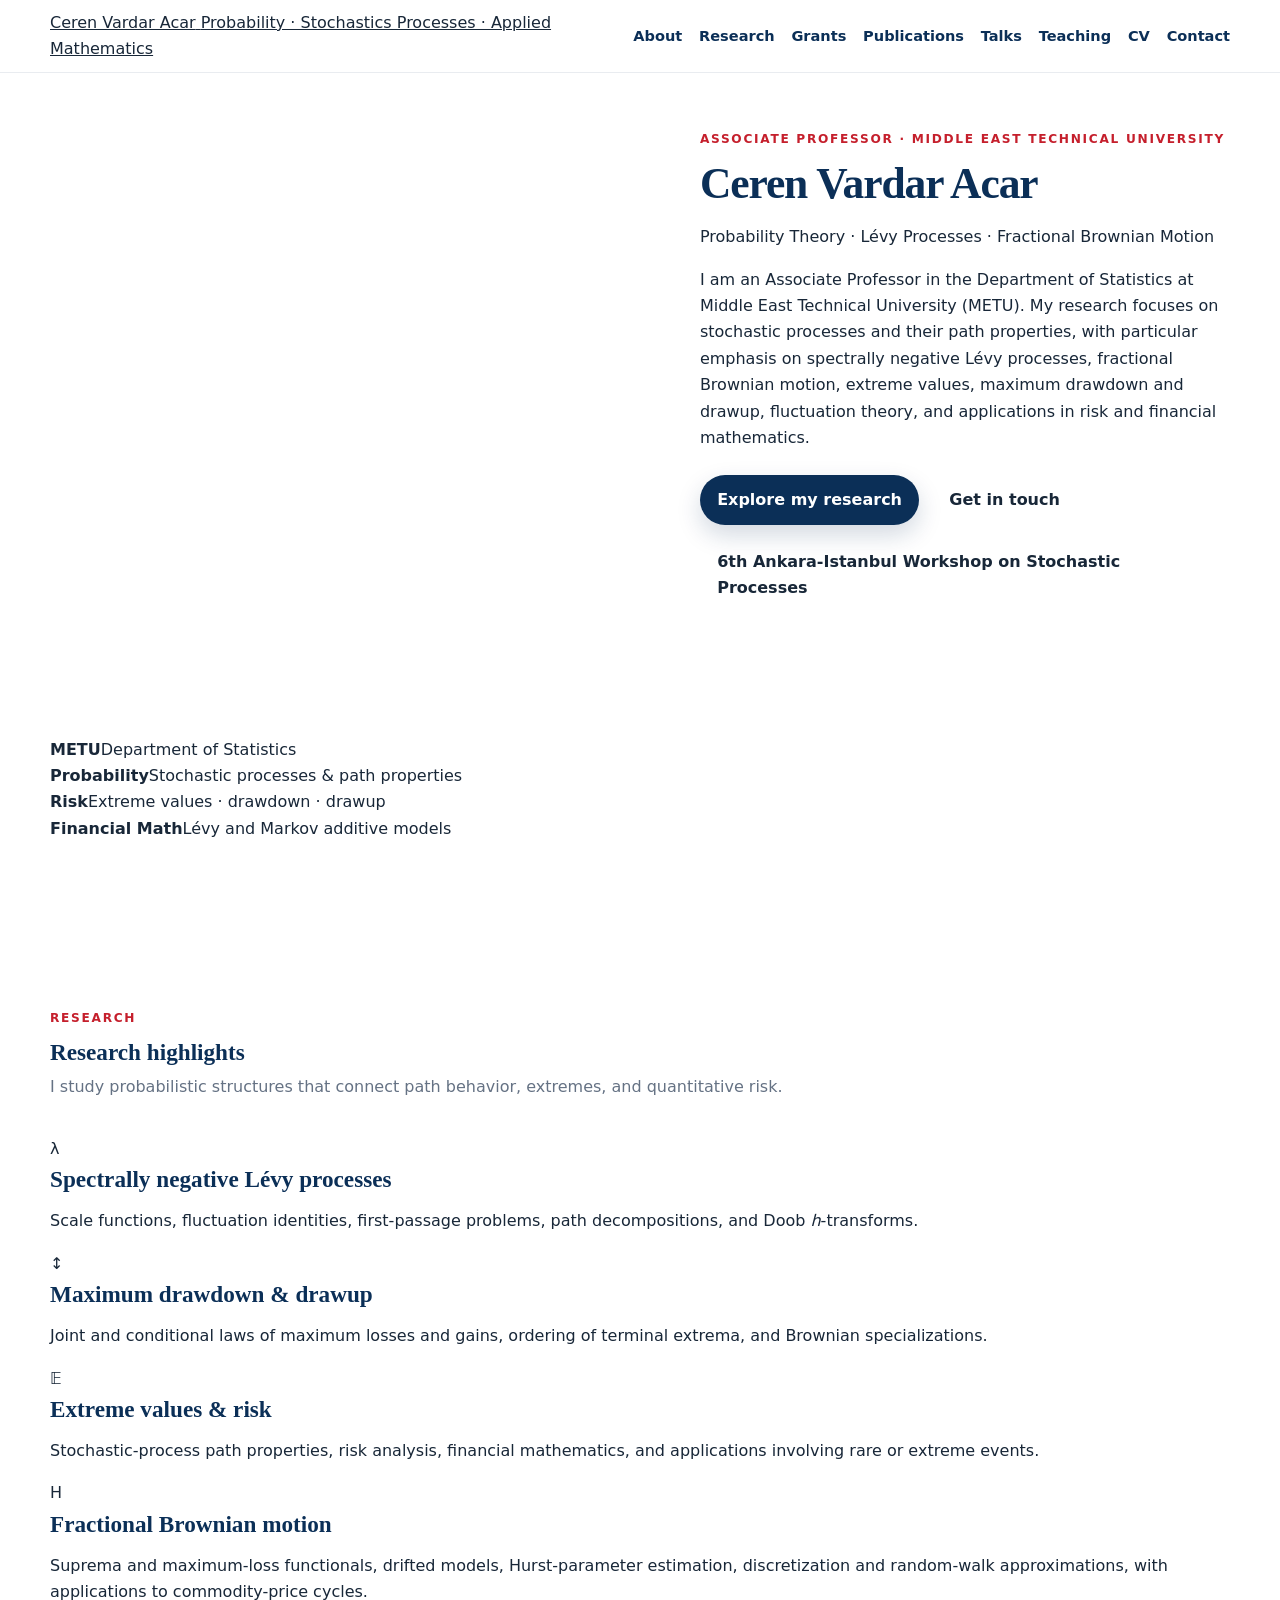
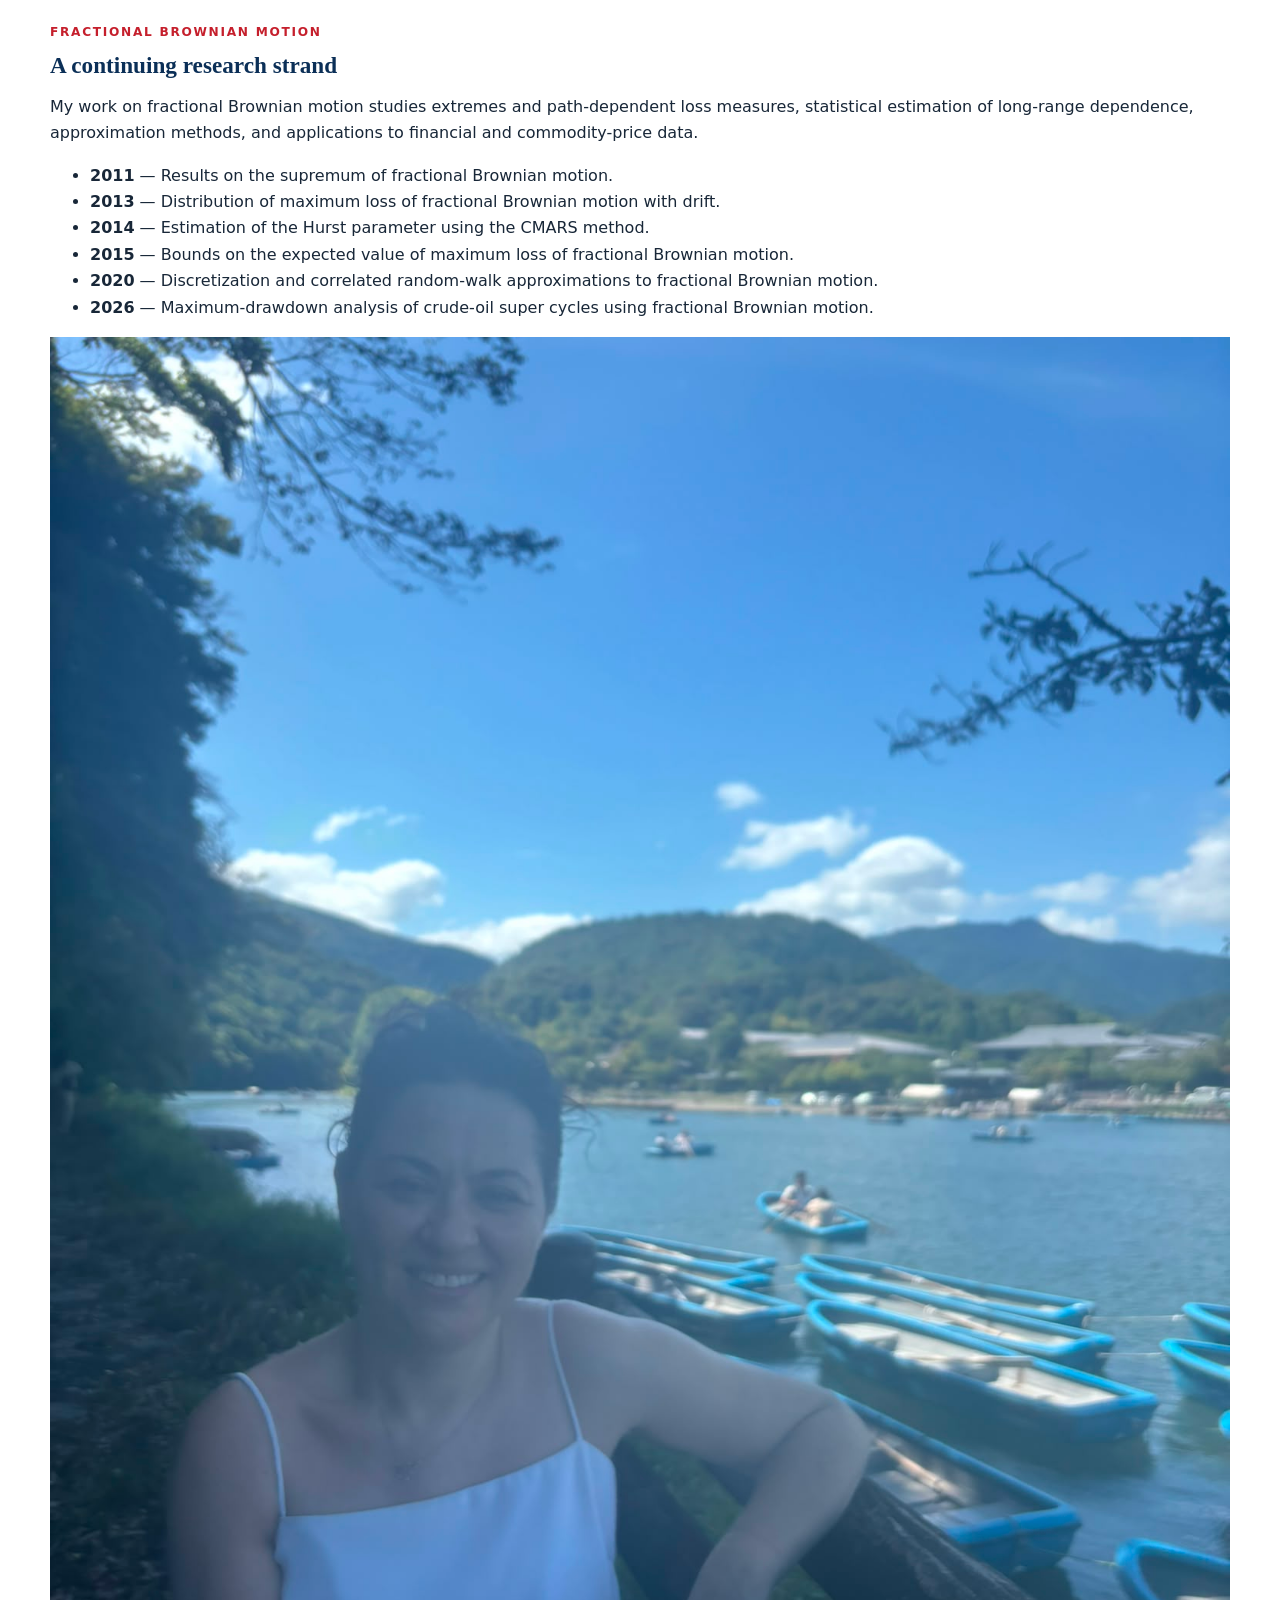
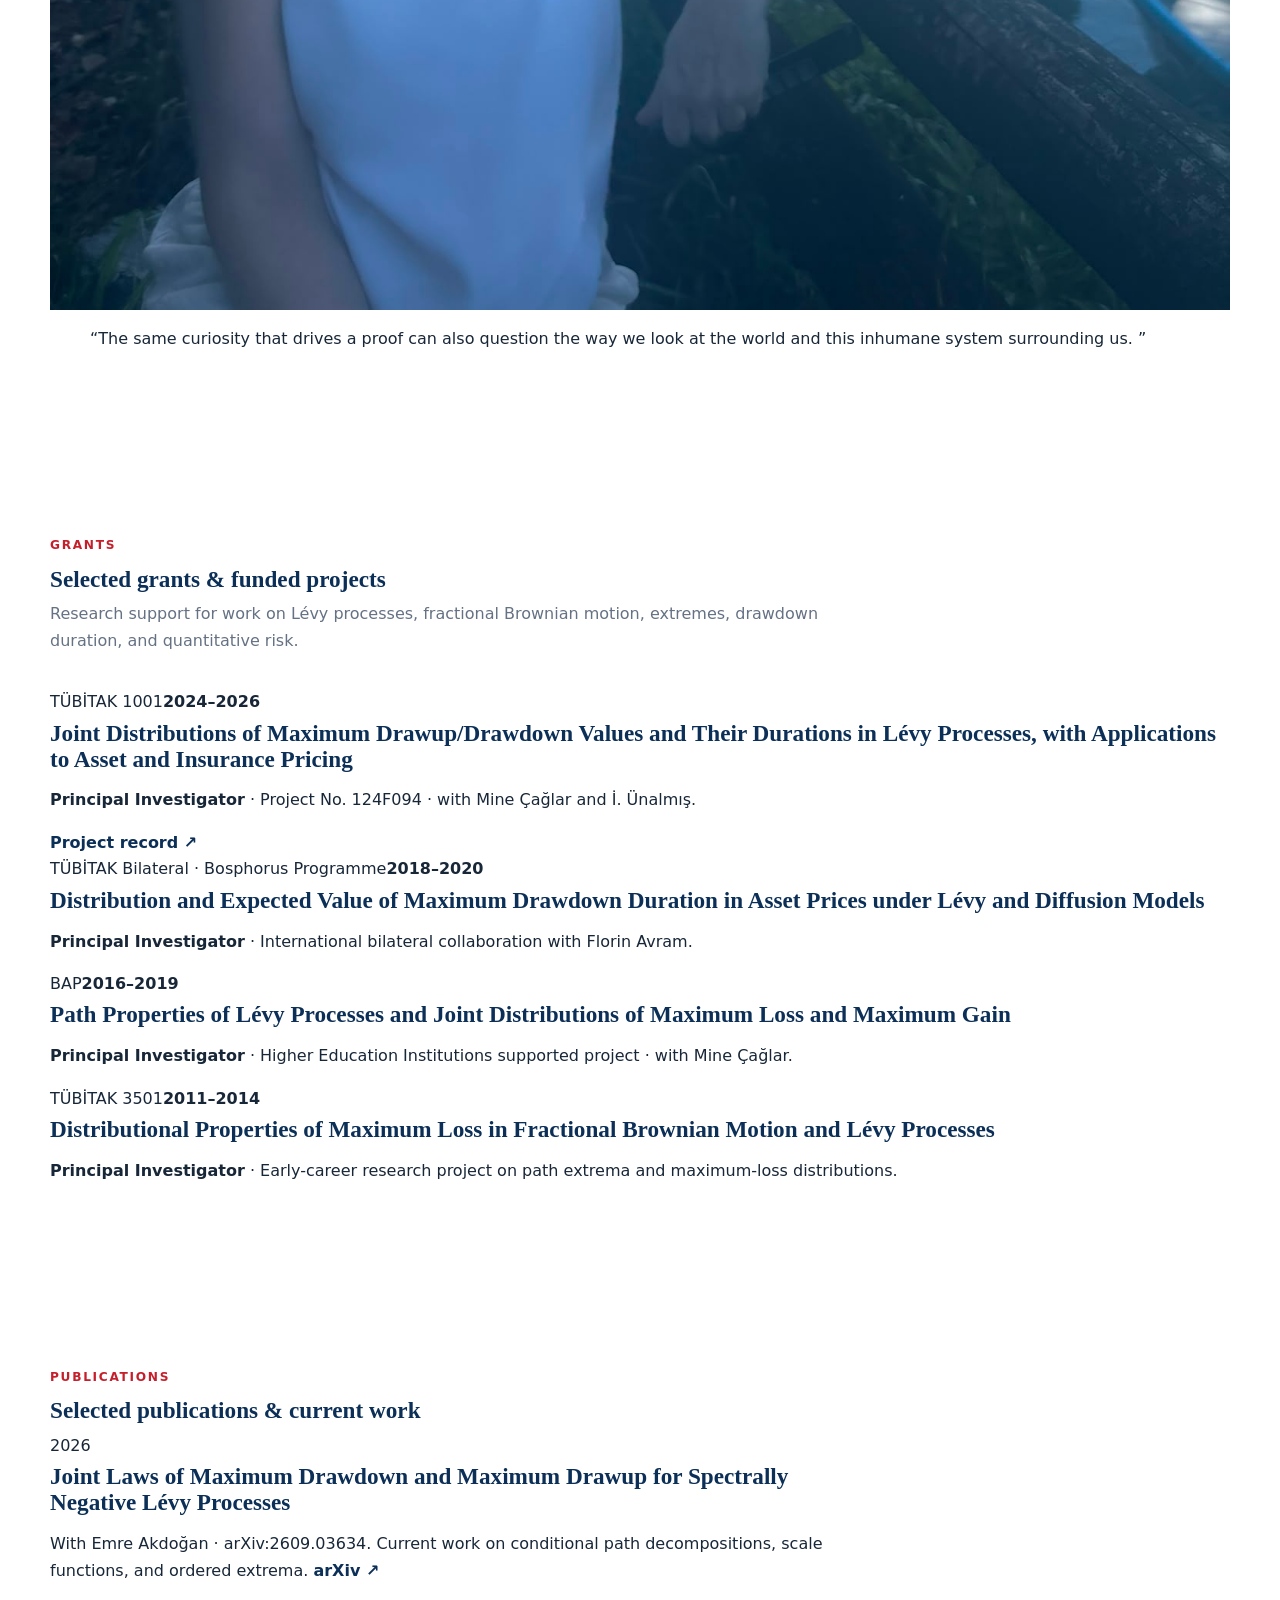
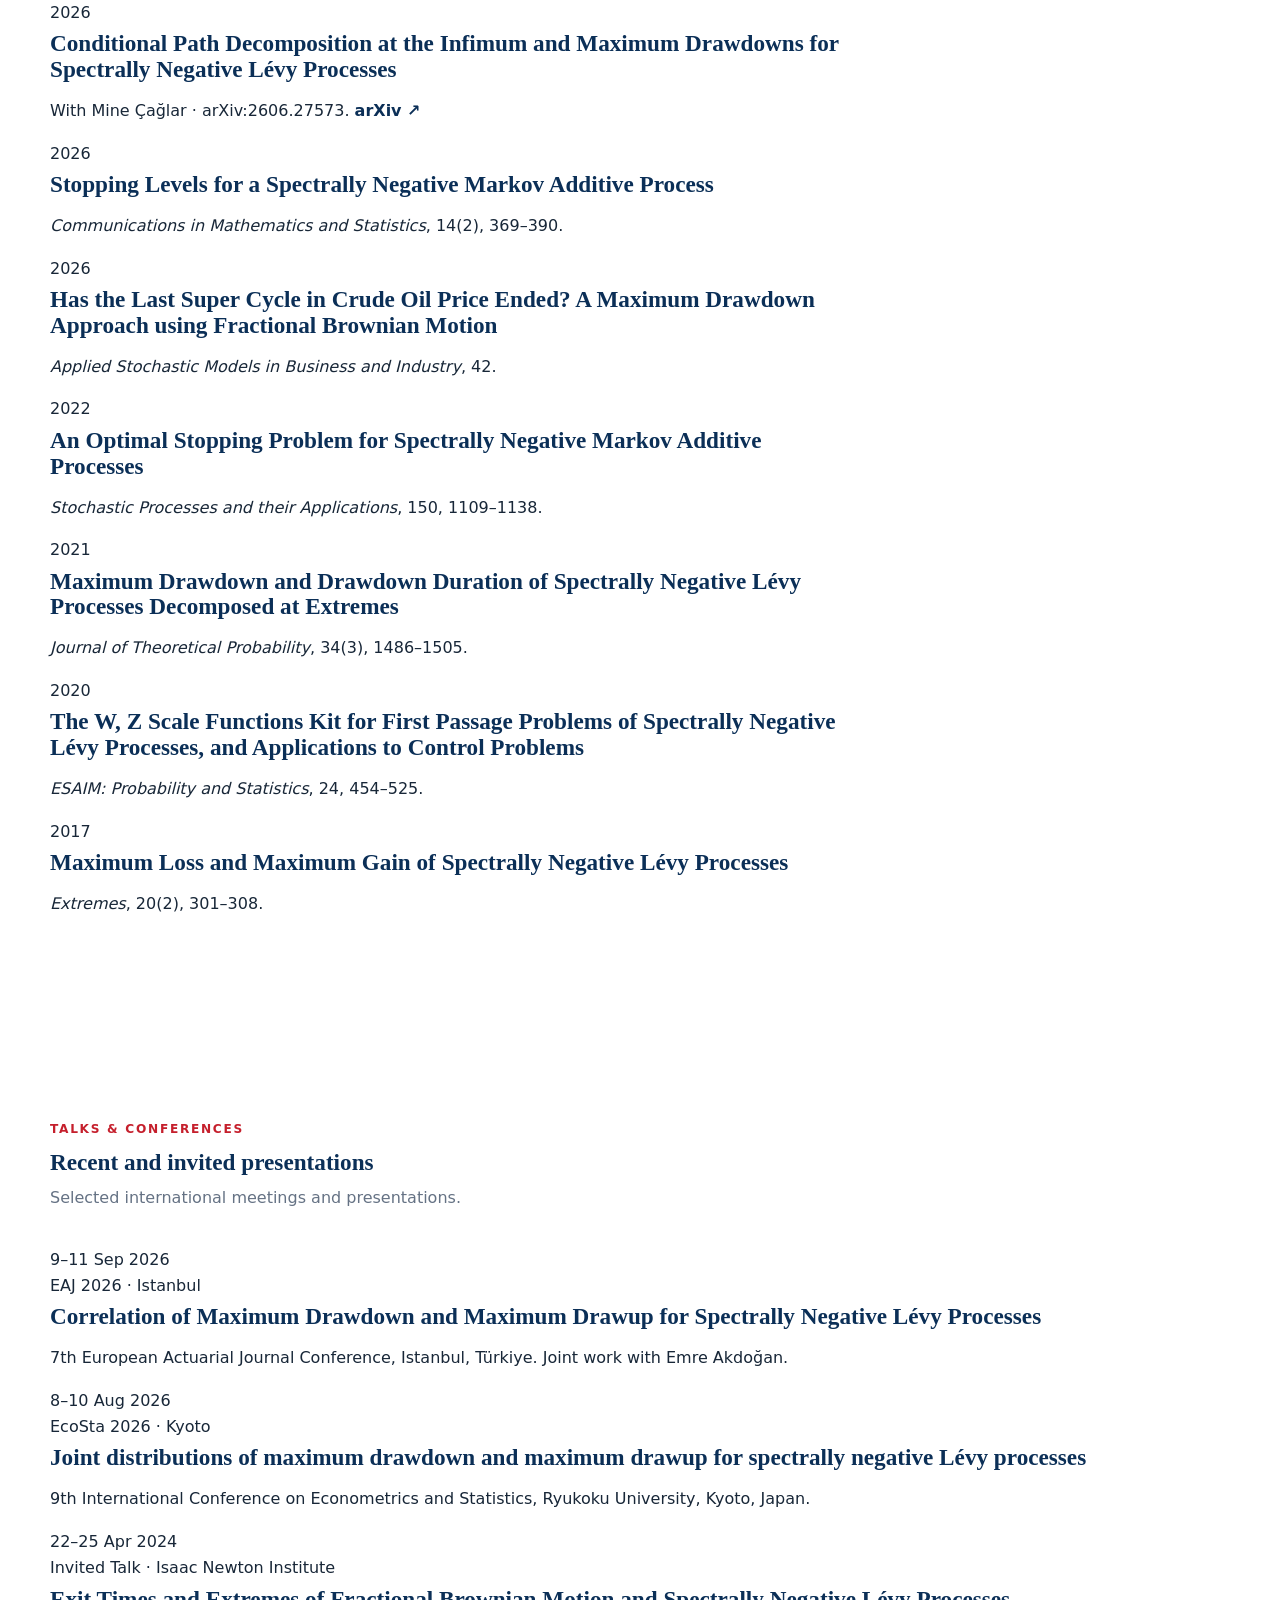
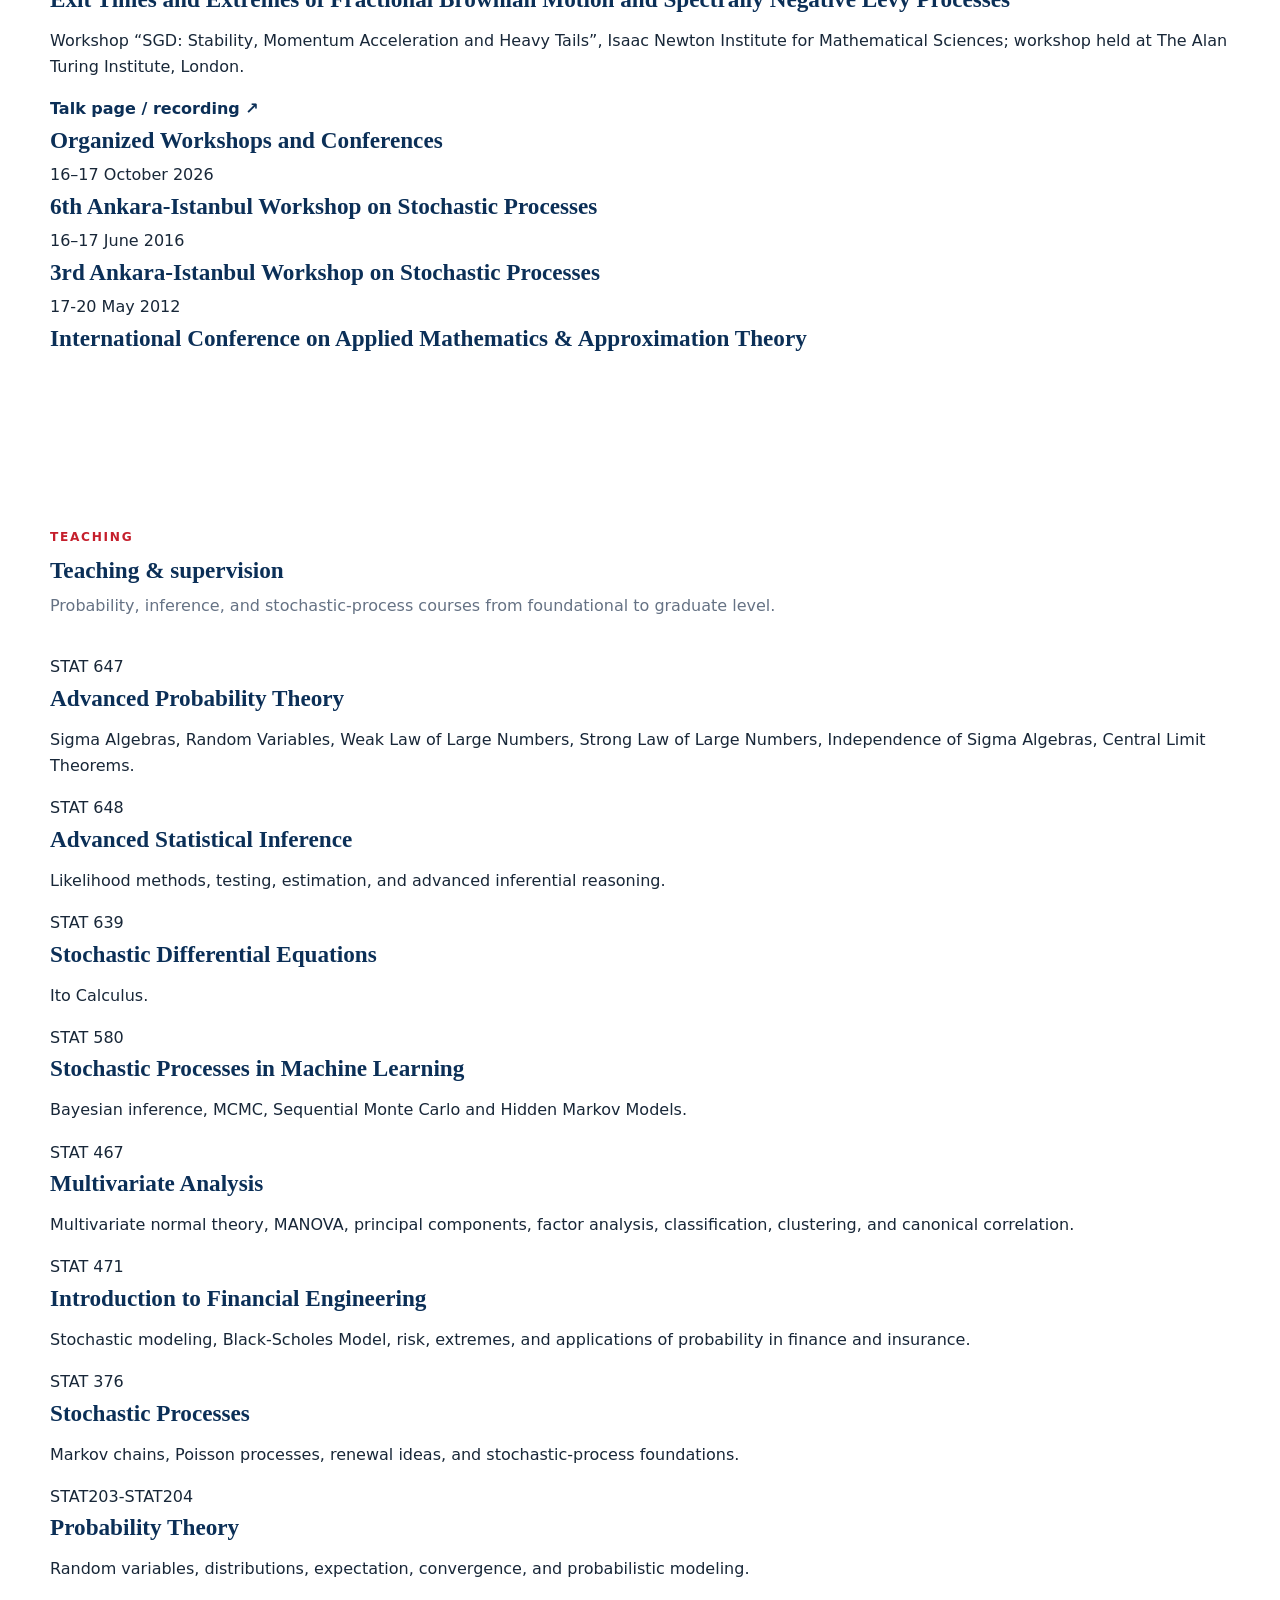
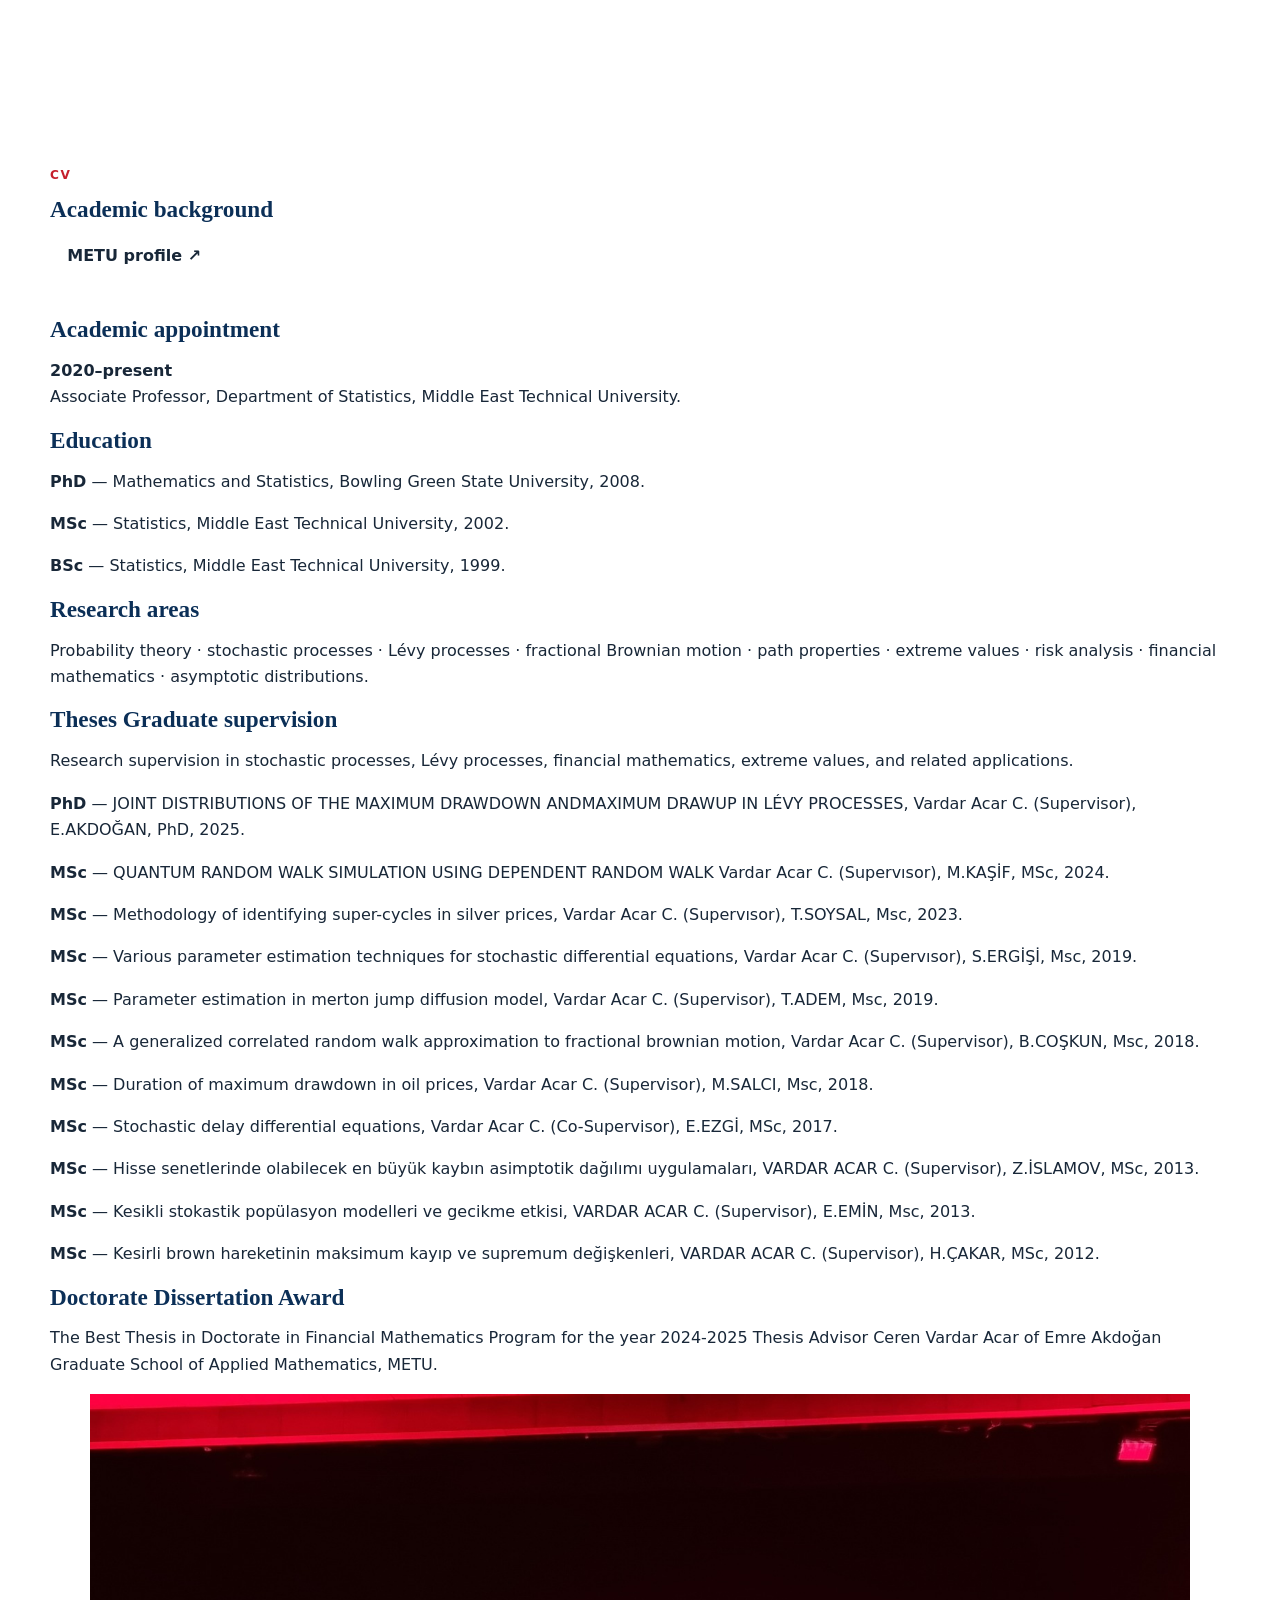
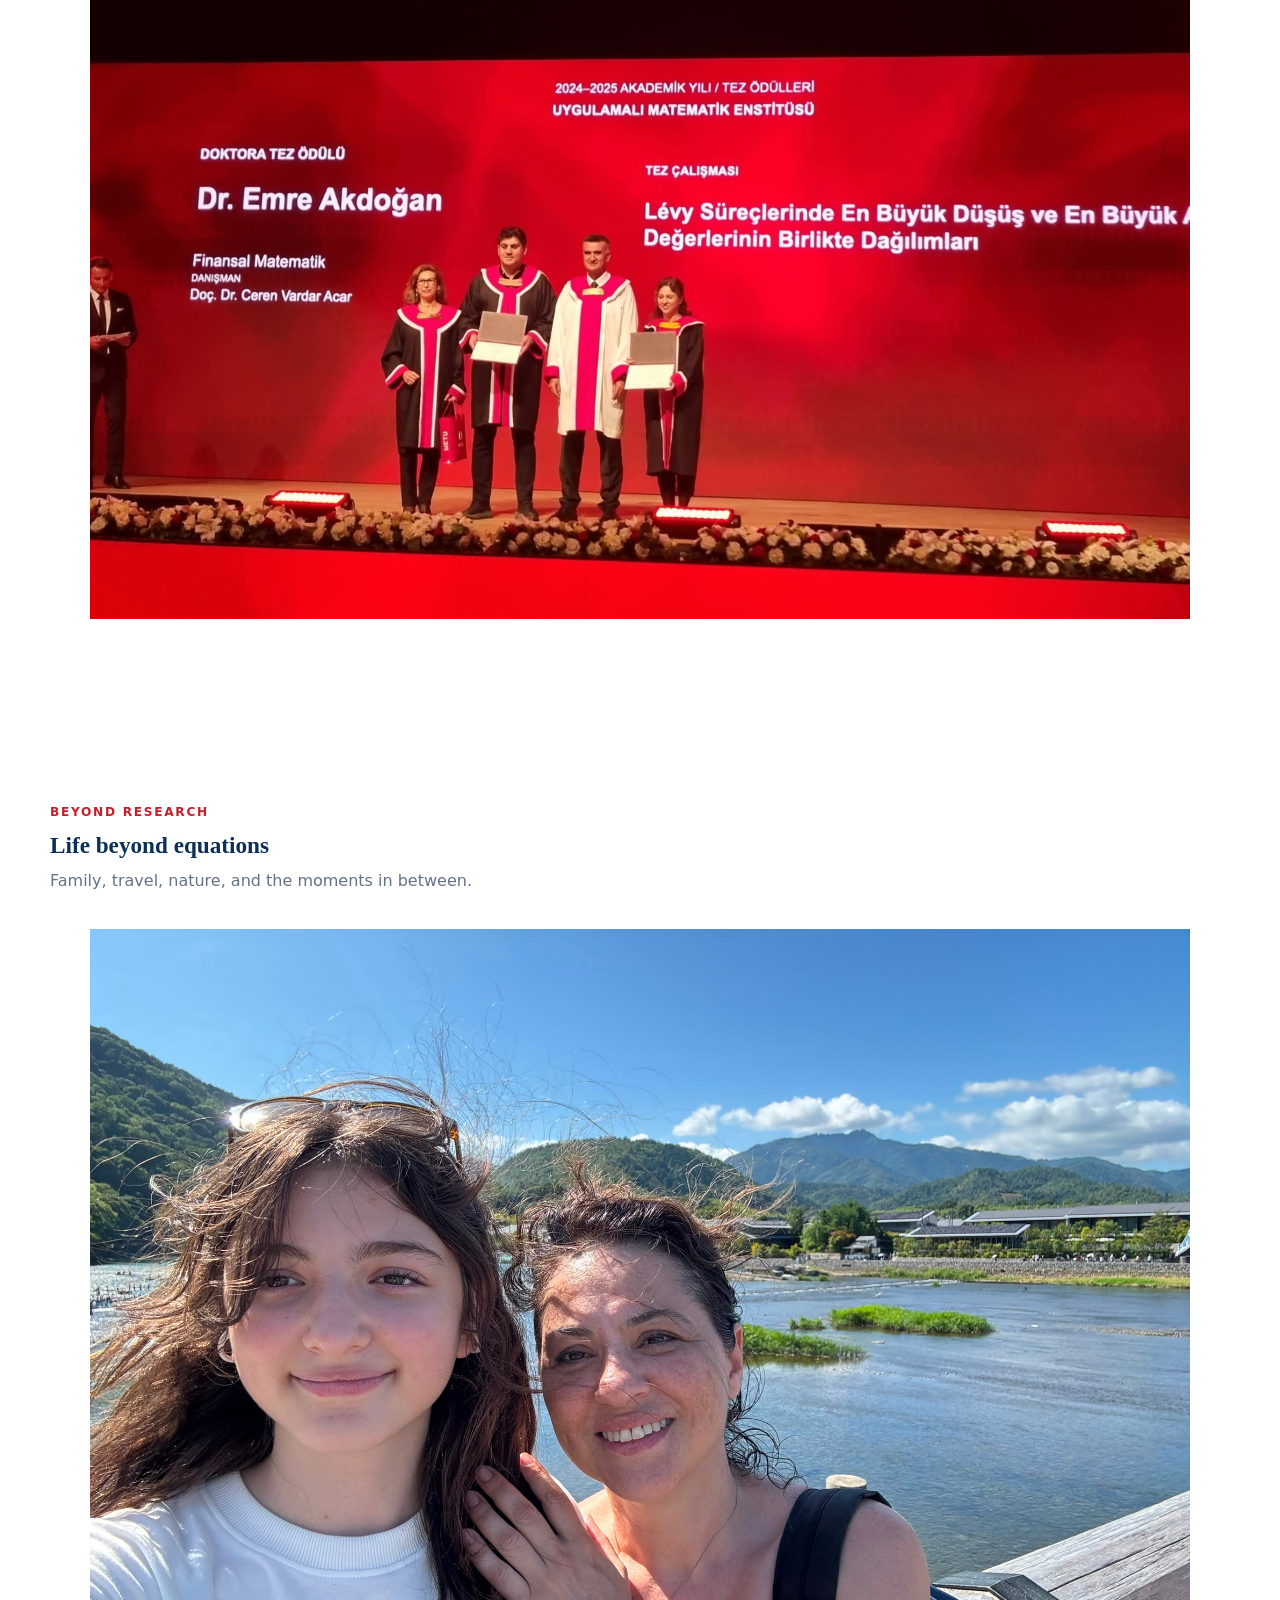
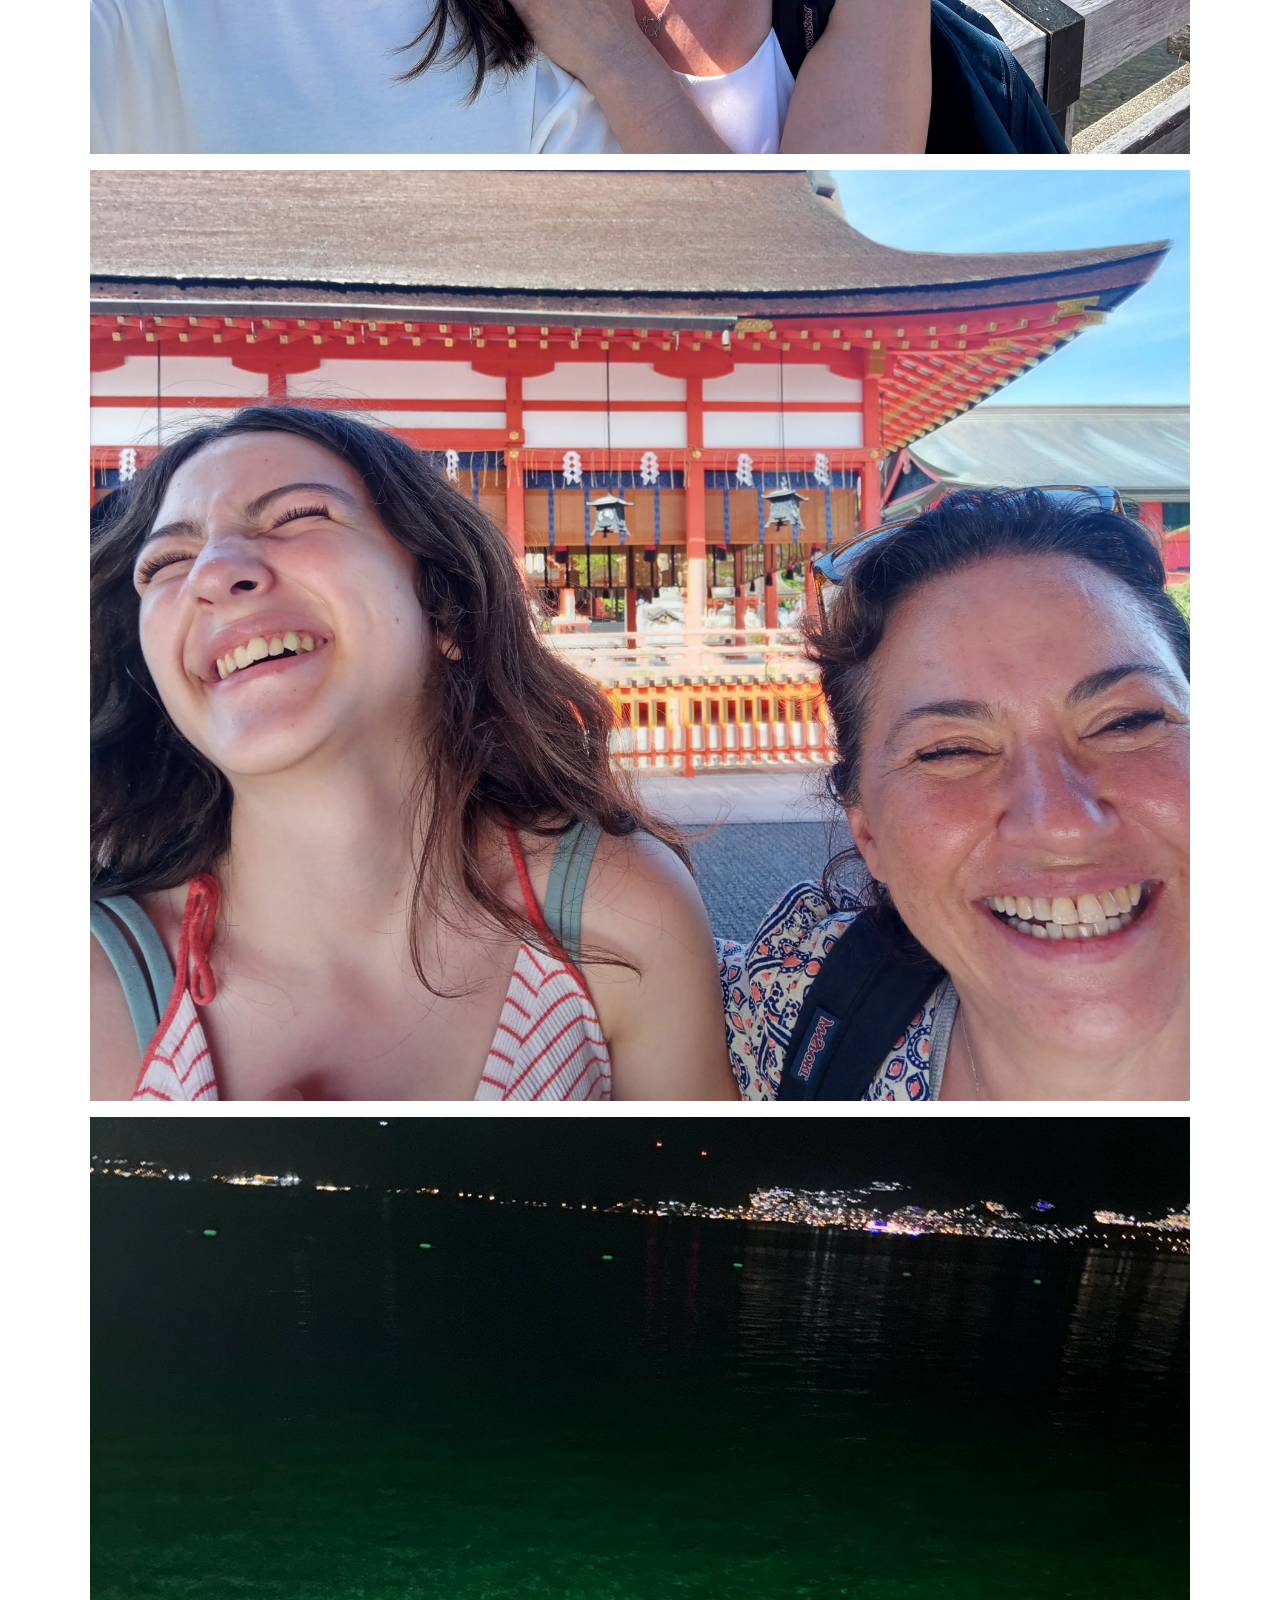
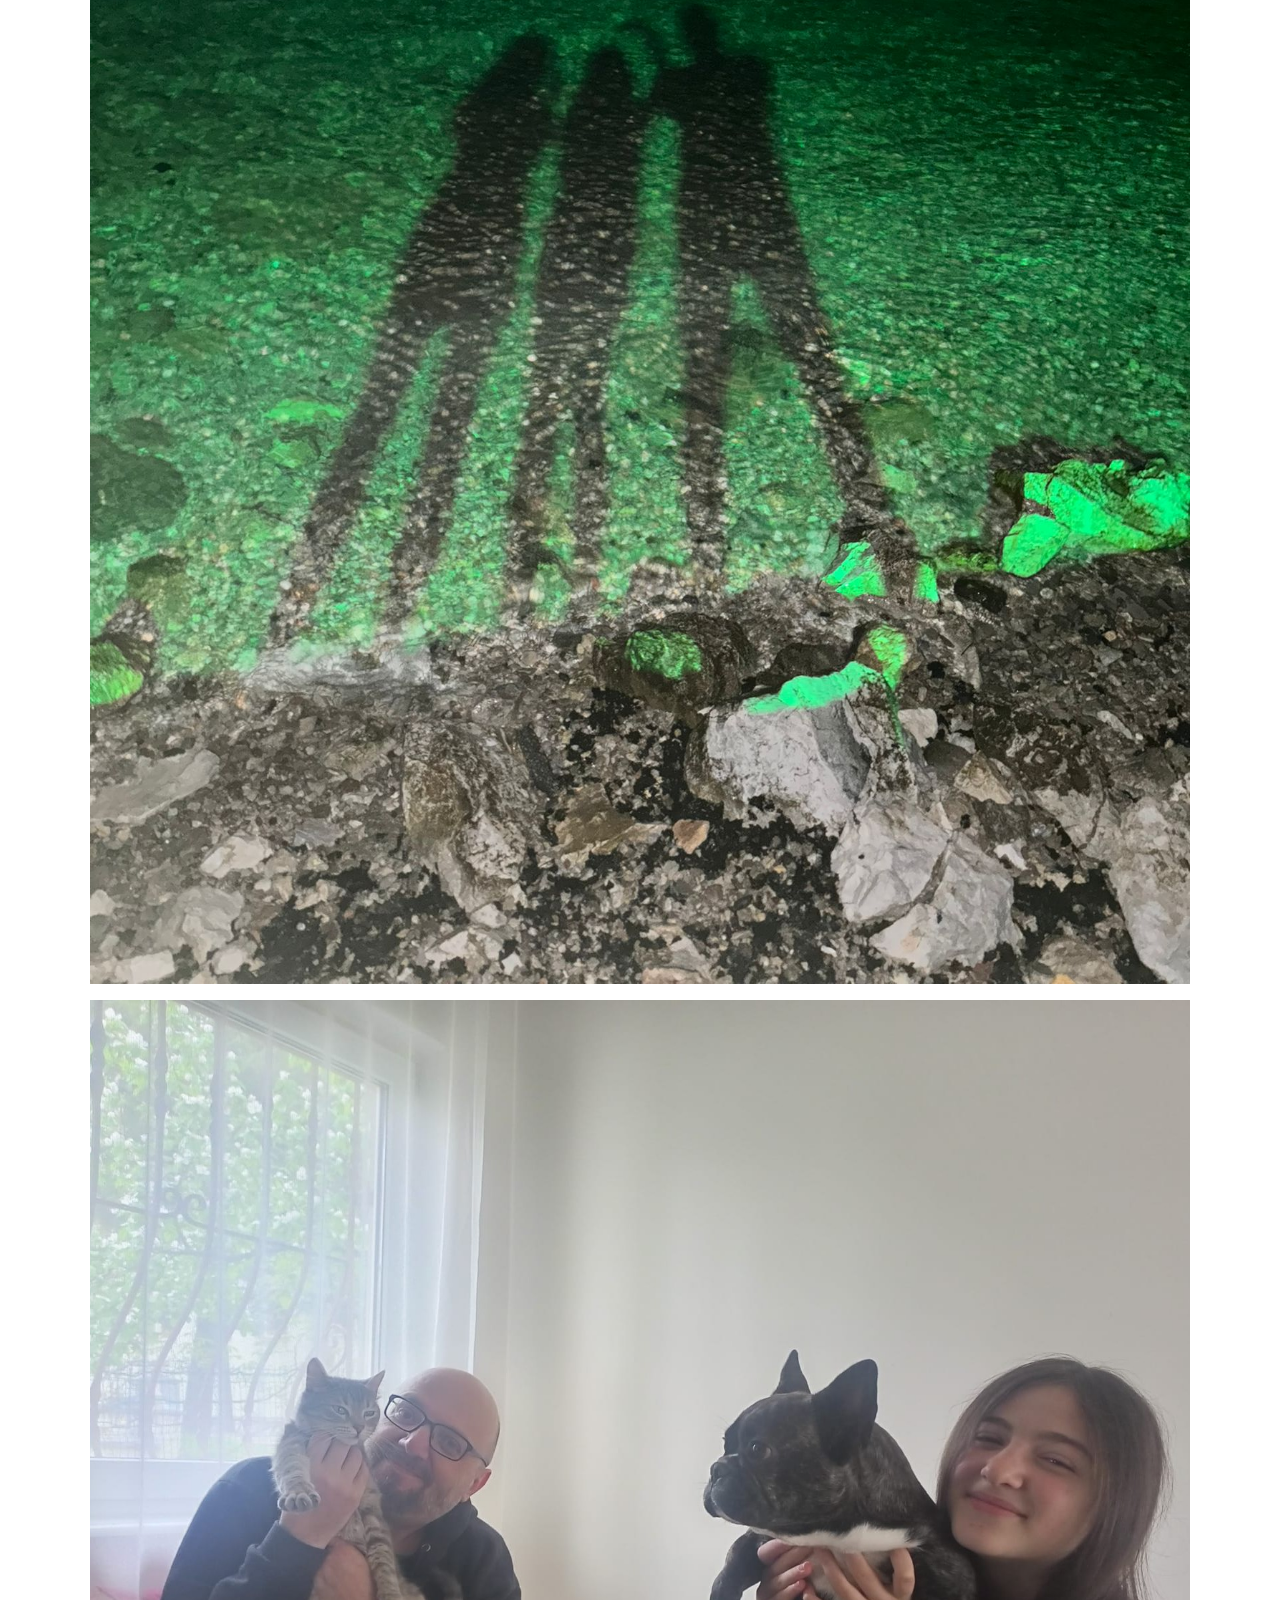
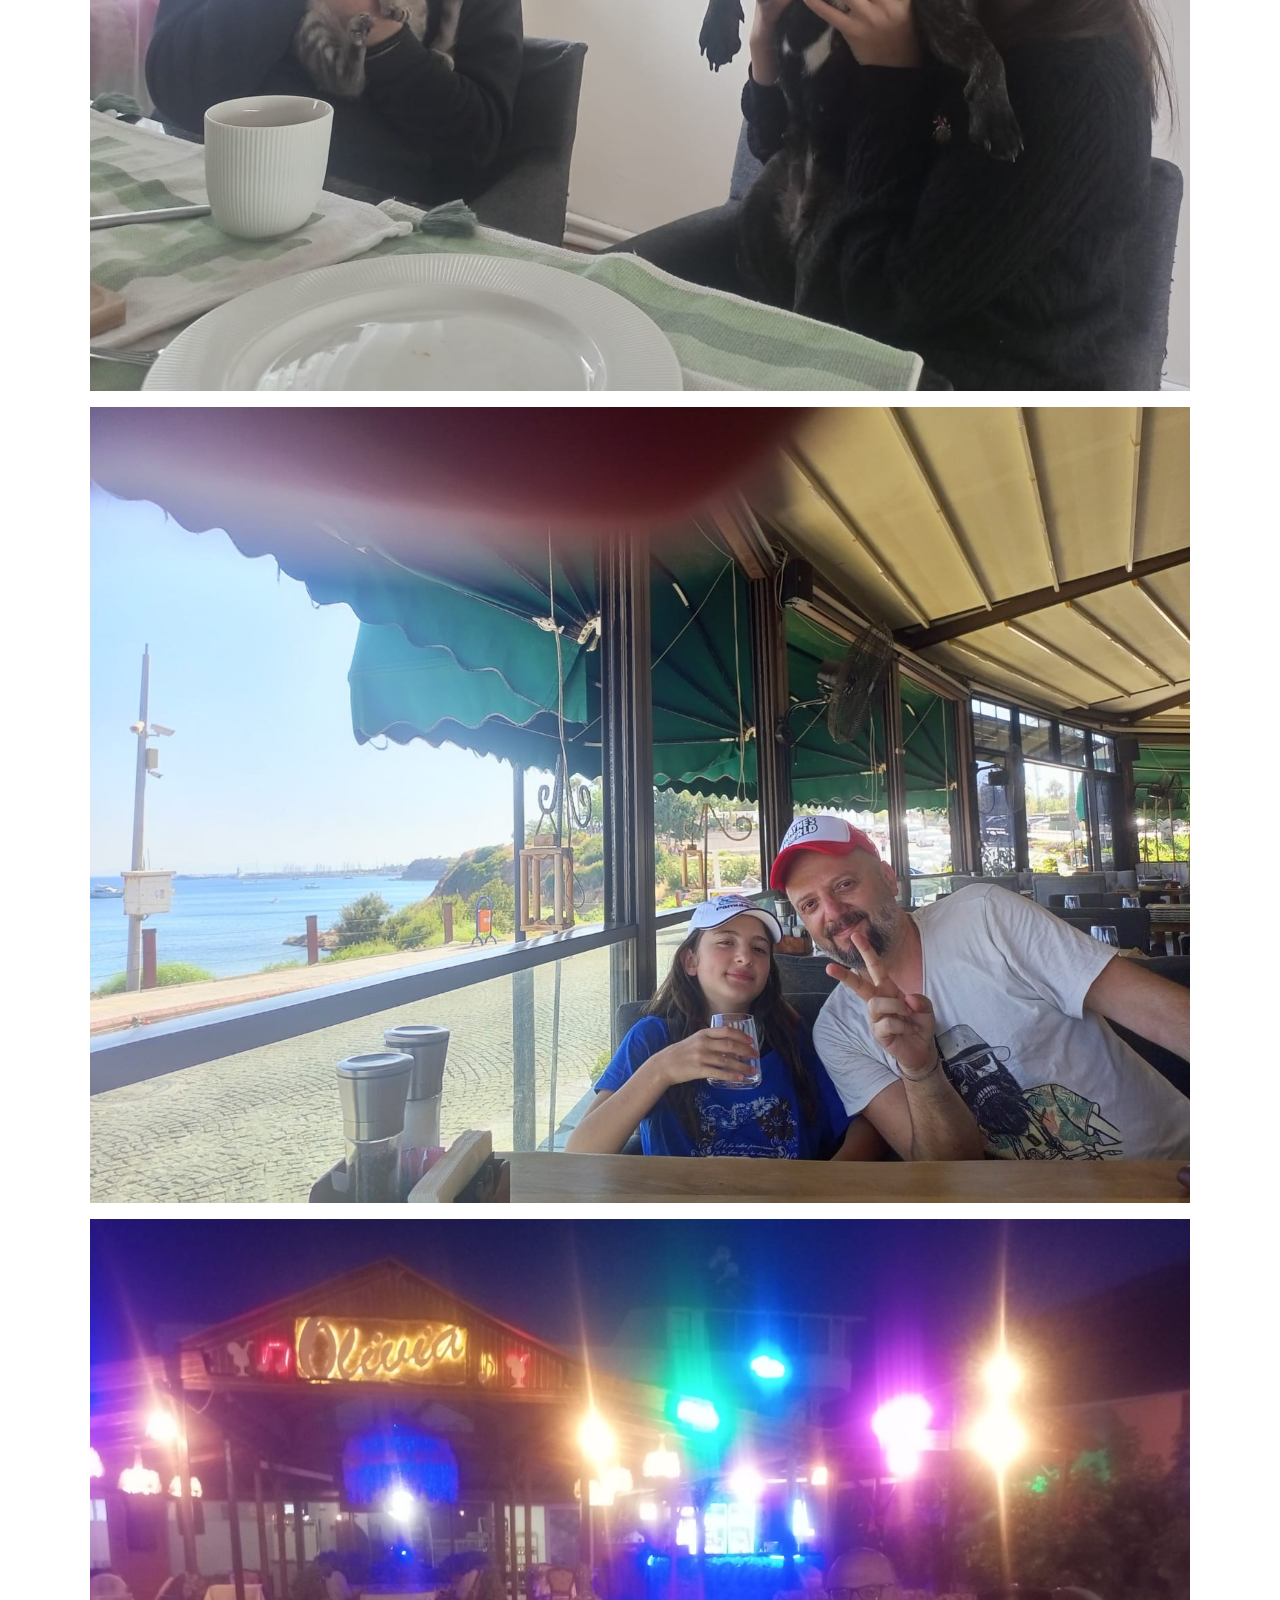
<file: index.html>
<!doctype html>
<html lang="en">
<head>
  <meta charset="utf-8" />
  <meta name="viewport" content="width=device-width, initial-scale=1" />
  <meta name="description" content="Academic website of Ceren Vardar Acar — probability theory, stochastic processes, Lévy processes, fractional Brownian motion, fluctuation theory, extreme values, and risk." />
  <meta name="theme-color" content="#0e4f66" />
  <title>Ceren Vardar Acar | Probability & Stochastic Processes</title>
  <link rel="icon" href="favicon.svg" type="image/svg+xml" />
  <link rel="stylesheet" href="styles.css" />
</head>
<body>
  <a class="skip-link" href="#main">Skip to content</a>

  <header class="site-header" id="top">
    <div class="nav-shell">
      <a class="brand" href="#top" aria-label="Ceren Vardar Acar homepage">
        <span class="brand-name">Ceren Vardar Acar</span>
        <span class="brand-subtitle">Probability · Stochastics Processes · Applied Mathematics</span>
      </a>

      <button class="menu-button" type="button" aria-expanded="false" aria-controls="main-nav">Menu</button>
      <nav class="main-nav" id="main-nav" aria-label="Main navigation">
        <a href="#about">About</a>
        <a href="#research">Research</a>
        <a href="#grants">Grants</a>
        <a href="#publications">Publications</a>
        <a href="#talks">Talks</a>
        <a href="#teaching">Teaching</a>
        <a href="#cv">CV</a>
        <a href="#contact">Contact</a>
      </nav>
    </div>
  </header>

  <main id="main">
    <!-- =============================
         EDIT HERE: HERO / INTRO TEXT
         ============================= -->
    <section class="hero" id="about">
      <div class="hero-photo" role="img" aria-label="Ceren Vardar Acar smiling by the sea at sunset"></div>
      <div class="hero-copy">
        <p class="eyebrow">Associate Professor · Middle East Technical University</p>
        <h2>Ceren Vardar Acar</h2>
        <p class="hero-fields">Probability Theory · Lévy Processes · Fractional Brownian Motion</p>
        <p class="hero-text">
          I am an Associate Professor in the Department of Statistics at Middle East Technical University (METU).
          My research focuses on stochastic processes and their path properties, with particular emphasis on
          spectrally negative Lévy processes, fractional Brownian motion, extreme values, maximum drawdown and
          drawup, fluctuation theory, and applications in risk and financial mathematics.
        </p>
        <div class="hero-actions">
          <a class="button primary" href="#research">Explore my research</a>
          <a class="button ghost" href="#contact">Get in touch</a>
          <a class="button ghost" href="https://cvardar.github.io/6thworkshop2026/">6th Ankara-Istanbul Workshop on Stochastic Processes</a>
        </div>
      </div>
    </section>

    <section class="section intro-strip" aria-label="Academic profile summary">
      <div class="stat-card"><strong>METU</strong><span>Department of Statistics</span></div>
      <div class="stat-card"><strong>Probability</strong><span>Stochastic processes & path properties</span></div>
      <div class="stat-card"><strong>Risk</strong><span>Extreme values · drawdown · drawup</span></div>
      <div class="stat-card"><strong>Financial Math</strong><span>Lévy and Markov additive models</span></div>
    </section>

    <!-- =============================
         EDIT HERE: RESEARCH INTERESTS
         ============================= -->
    <section class="section" id="research">
      <div class="section-heading">
        <div>
          <p class="kicker">Research</p>
          <h3>Research highlights</h3>
        </div>
        <p class="section-lede">I study probabilistic structures that connect path behavior, extremes, and quantitative risk.</p>
      </div>

      <div class="card-grid four">
        <article class="feature-card">
          <span class="icon">λ</span>
          <h3>Spectrally negative Lévy processes</h3>
          <p>Scale functions, fluctuation identities, first-passage problems, path decompositions, and Doob <em>h</em>-transforms.</p>
        </article>
        <article class="feature-card">
          <span class="icon">↕</span>
          <h3>Maximum drawdown & drawup</h3>
          <p>Joint and conditional laws of maximum losses and gains, ordering of terminal extrema, and Brownian specializations.</p>
        </article>
        <article class="feature-card">
          <span class="icon">𝔼</span>
          <h3>Extreme values & risk</h3>
          <p>Stochastic-process path properties, risk analysis, financial mathematics, and applications involving rare or extreme events.</p>
        </article>
        <article class="feature-card">
          <span class="icon">H</span>
          <h3>Fractional Brownian motion</h3>
          <p>Suprema and maximum-loss functionals, drifted models, Hurst-parameter estimation, discretization and random-walk approximations, with applications to commodity-price cycles.</p>
        </article>
      </div>

      <div class="research-focus">
        <div>
          <p class="kicker">Fractional Brownian Motion</p>
          <h3>A continuing research strand</h3>
          <p>My work on fractional Brownian motion studies extremes and path-dependent loss measures, statistical estimation of long-range dependence, approximation methods, and applications to financial and commodity-price data.</p>
        </div>
        <ul class="focus-list">
          <li><strong>2011</strong> — Results on the supremum of fractional Brownian motion.</li>
          <li><strong>2013</strong> — Distribution of maximum loss of fractional Brownian motion with drift.</li>
          <li><strong>2014</strong> — Estimation of the Hurst parameter using the CMARS method.</li>
          <li><strong>2015</strong> — Bounds on the expected value of maximum loss of fractional Brownian motion.</li>
          <li><strong>2020</strong> — Discretization and correlated random-walk approximations to fractional Brownian motion.</li>
          <li><strong>2026</strong> — Maximum-drawdown analysis of crude-oil super cycles using fractional Brownian motion.</li>
        </ul>
      </div>

      <div class="research-photo-row">
        <img src="ceren-lake.jpg" alt="Ceren Vardar Acar by a mountain lake" loading="lazy" />
        <blockquote>
          <p>“The same curiosity that drives a proof can also question the way we look at the world and this inhumane system surrounding us. ”</p>
        </blockquote>
      </div>
    </section>

    <!-- =============================
         EDIT HERE: GRANTS & PROJECTS
         ============================= -->
    <section class="section soft" id="grants">
      <div class="section-heading">
        <div>
          <p class="kicker">Grants</p>
          <h3>Selected grants & funded projects</h3>
        </div>
        <p class="section-lede">Research support for work on Lévy processes, fractional Brownian motion, extremes, drawdown duration, and quantitative risk.</p>
      </div>

      <div class="grant-grid">
        <article class="grant-card featured">
          <div class="grant-meta"><span class="tag">TÜBİTAK 1001</span><strong>2024–2026</strong></div>
          <h3>Joint Distributions of Maximum Drawup/Drawdown Values and Their Durations in Lévy Processes, with Applications to Asset and Insurance Pricing</h3>
          <p><strong>Principal Investigator</strong> · Project No. 124F094 · with Mine Çağlar and İ. Ünalmış.</p>
          <a class="text-link" href="https://avesis.metu.edu.tr/proje/b04f0710-e34b-4ccd-aef2-670fa4ce2dce/levy-sureclerinde-en-buyuk-artis-dusus-degerleri-ile-surelerinin-birlikte-dagilimlari-ve-varlik-sigorta-fiyatlarina-uygulama" target="_blank" rel="noopener">Project record ↗</a>
        </article>

        <article class="grant-card">
          <div class="grant-meta"><span class="tag">TÜBİTAK Bilateral · Bosphorus Programme</span><strong>2018–2020</strong></div>
          <h3>Distribution and Expected Value of Maximum Drawdown Duration in Asset Prices under Lévy and Diffusion Models</h3>
          <p><strong>Principal Investigator</strong> · International bilateral collaboration with Florin Avram.</p>
        </article>

        <article class="grant-card">
          <div class="grant-meta"><span class="tag">BAP</span><strong>2016–2019</strong></div>
          <h3>Path Properties of Lévy Processes and Joint Distributions of Maximum Loss and Maximum Gain</h3>
          <p><strong>Principal Investigator</strong> · Higher Education Institutions supported project · with Mine Çağlar.</p>
        </article>

        <article class="grant-card">
          <div class="grant-meta"><span class="tag">TÜBİTAK 3501</span><strong>2011–2014</strong></div>
          <h3>Distributional Properties of Maximum Loss in Fractional Brownian Motion and Lévy Processes</h3>
          <p><strong>Principal Investigator</strong> · Early-career research project on path extrema and maximum-loss distributions.</p>
        </article>
      </div>
    </section>

    <!-- ====================================
         EDIT HERE: PUBLICATIONS / CURRENT WORK
         ==================================== -->
    <section class="section" id="publications">
      <div class="section-heading">
        <div>
          <p class="kicker">Publications</p>
          <h3>Selected publications & current work</h3>
    

      <div class="publication-list">
        <article class="publication">
          <div class="pub-year">2026</div>
          <div><h3>Joint Laws of Maximum Drawdown and Maximum Drawup for Spectrally Negative Lévy Processes</h3><p>With Emre Akdoğan · arXiv:2609.03634. Current work on conditional path decompositions, scale functions, and ordered extrema. <a class="text-link" href="https://arxiv.org/abs/2609.03634" target="_blank" rel="noopener">arXiv ↗</a></p></div>
        </article>
        <article class="publication">
          <div class="pub-year">2026</div>
          <div><h3>Conditional Path Decomposition at the Infimum and Maximum Drawdowns for Spectrally Negative Lévy Processes</h3><p>With Mine Çağlar · arXiv:2606.27573. <a class="text-link" href="https://arxiv.org/abs/2606.27573" target="_blank" rel="noopener">arXiv ↗</a></p></div>
        </article>
        <article class="publication">
          <div class="pub-year">2026</div>
          <div><h3>Stopping Levels for a Spectrally Negative Markov Additive Process</h3><p><em>Communications in Mathematics and Statistics</em>, 14(2), 369–390.</p></div>
        </article>
        <article class="publication">
          <div class="pub-year">2026</div>
          <div><h3>Has the Last Super Cycle in Crude Oil Price Ended? A Maximum Drawdown Approach using Fractional Brownian Motion</h3><p><em>Applied Stochastic Models in Business and Industry</em>, 42.</p></div>
        </article>
        <article class="publication">
          <div class="pub-year">2022</div>
          <div><h3>An Optimal Stopping Problem for Spectrally Negative Markov Additive Processes</h3><p><em>Stochastic Processes and their Applications</em>, 150, 1109–1138.</p></div>
        </article>
        <article class="publication">
          <div class="pub-year">2021</div>
          <div><h3>Maximum Drawdown and Drawdown Duration of Spectrally Negative Lévy Processes Decomposed at Extremes</h3><p><em>Journal of Theoretical Probability</em>, 34(3), 1486–1505.</p></div>
        </article>
        <article class="publication">
          <div class="pub-year">2020</div>
          <div><h3>The W, Z Scale Functions Kit for First Passage Problems of Spectrally Negative Lévy Processes, and Applications to Control Problems</h3><p><em>ESAIM: Probability and Statistics</em>, 24, 454–525.</p></div>
        </article>
        <article class="publication">
          <div class="pub-year">2017</div>
          <div><h3>Maximum Loss and Maximum Gain of Spectrally Negative Lévy Processes</h3><p><em>Extremes</em>, 20(2), 301–308.</p></div>
        </article>
      </div>
    </section>

    <!-- =============================
         EDIT HERE: TALKS & CONFERENCES
         ============================= -->
    <section class="section" id="talks">
      <div class="section-heading">
        <div>
          <p class="kicker">Talks & Conferences</p>
          <h3>Recent and invited presentations</h3>
        </div>
        <p class="section-lede">Selected international meetings and presentations.</p>
      </div>

      <div class="timeline">
        <article class="timeline-item featured">
          <div class="timeline-date">9–11 Sep 2026</div>
          <div class="timeline-body">
            <span class="tag">EAJ 2026 · Istanbul</span>
            <h3>Correlation of Maximum Drawdown and Maximum Drawup for Spectrally Negative Lévy Processes</h3>
            <p>7th European Actuarial Journal Conference, Istanbul, Türkiye. Joint work with Emre Akdoğan.</p>
          </div>
        </article>

        <article class="timeline-item">
          <div class="timeline-date">8–10 Aug 2026</div>
          <div class="timeline-body">
            <span class="tag">EcoSta 2026 · Kyoto</span>
            <h3>Joint distributions of maximum drawdown and maximum drawup for spectrally negative Lévy processes</h3>
            <p>9th International Conference on Econometrics and Statistics, Ryukoku University, Kyoto, Japan.</p>
          </div>
        </article>

        <article class="timeline-item">
          <div class="timeline-date">22–25 Apr 2024</div>
          <div class="timeline-body">
            <span class="tag">Invited Talk · Isaac Newton Institute</span>
            <h3>Exit Times and Extremes of Fractional Brownian Motion and Spectrally Negative Lévy Processes</h3>
            <p>Workshop “SGD: Stability, Momentum Acceleration and Heavy Tails”, Isaac Newton Institute for Mathematical Sciences; workshop held at The Alan Turing Institute, London.</p>
            <a class="text-link" href="https://www.newton.ac.uk/seminar/42437/" target="_blank" rel="noopener">Talk page / recording ↗</a>
          </div>
        </article>
        <h3>Organized Workshops and Conferences</h3>
        <article class="timeline-item">
          <div class="timeline-date">16–17 October 2026</div>
          <div class="timeline-body">
    <h3>6th Ankara-Istanbul Workshop on Stochastic Processes</h3>
            </div>
          </article>
            <article class="timeline-item">
          <div class="timeline-date">16–17 June 2016</div>
          <div class="timeline-body">
    <h3>3rd Ankara-Istanbul Workshop on Stochastic Processes</h3>
            </div>
              </article>
             <article class="timeline-item">
          <div class="timeline-date">17-20 May 2012</div>
          <div class="timeline-body">
    <h3>International Conference on Applied Mathematics & Approximation Theory</h3>
    </div>
               </article>
    </section>

    <!-- =============================
         EDIT HERE: TEACHING
         ============================= -->
    <section class="section soft" id="teaching">
      <div class="section-heading">
        <div>
          <p class="kicker">Teaching</p>
          <h3>Teaching & supervision</h3>
        </div>
        <p class="section-lede">Probability, inference, and stochastic-process courses from foundational to graduate level.</p>
      </div>

      <div class="card-grid five">
       <article class="course-card"><span>STAT 647</span><h3>Advanced Probability Theory</h3><p>Sigma Algebras, Random Variables, Weak Law of Large Numbers, Strong Law of Large Numbers, Independence of Sigma Algebras, Central Limit Theorems.</p></article>
        <article class="course-card"><span>STAT 648</span><h3>Advanced Statistical Inference</h3><p>Likelihood methods, testing, estimation, and advanced inferential reasoning.</p></article>
         <article class="course-card"><span>STAT 639</span><h3>Stochastic Differential Equations</h3><p>Ito Calculus.</p></article>
        <article class="course-card"><span>STAT 580</span><h3>Stochastic Processes in Machine Learning</h3><p>Bayesian inference, MCMC, Sequential Monte Carlo and Hidden Markov Models.</p></article>
        <article class="course-card"><span>STAT 467</span><h3>Multivariate Analysis</h3><p>Multivariate normal theory, MANOVA, principal components, factor analysis, classification, clustering, and canonical correlation.</p></article>
                <article class="course-card"><span>STAT 471</span><h3>Introduction to Financial Engineering</h3><p>Stochastic modeling, Black-Scholes Model, risk, extremes, and applications of probability in finance and insurance.</p></article>
         <article class="course-card"><span>STAT 376</span><h3>Stochastic Processes</h3><p>Markov chains, Poisson processes, renewal ideas, and stochastic-process foundations.</p></article>
        <article class="course-card"><span>STAT203-STAT204</span><h3>Probability Theory</h3><p>Random variables, distributions, expectation, convergence, and probabilistic modeling.</p></article>
      </div>
    </section>

    <!-- =============================
         EDIT HERE: CV / BIO
         ============================= -->
    <section class="section" id="cv">
      <div class="section-heading">
        <div>
          <p class="kicker">CV</p>
          <h3>Academic background</h3>
        </div>
        <a class="button ghost small" href="https://stat.metu.edu.tr/en/ceren-vardar-acar" target="_blank" rel="noopener">METU profile ↗</a>
      </div>

      <div class="cv-grid">
        <div class="cv-block">
          <h3>Academic appointment</h3>
          <p><strong>2020–present</strong><br />Associate Professor, Department of Statistics, Middle East Technical University.</p>
        </div>
        <div class="cv-block">
          <h3>Education</h3>
          <p><strong>PhD</strong> — Mathematics and Statistics, Bowling Green State University, 2008.</p>
          <p><strong>MSc</strong> — Statistics, Middle East Technical University, 2002.</p>
          <p><strong>BSc</strong> — Statistics, Middle East Technical University, 1999.</p>
        </div>
        <div class="cv-block">
          <h3>Research areas</h3>
          <p>Probability theory · stochastic processes · Lévy processes · fractional Brownian motion · path properties · extreme values · risk analysis · financial mathematics · asymptotic distributions.</p>
            <h3>Theses Graduate supervision</h3>
          <p>Research supervision in stochastic processes, Lévy processes, financial mathematics, extreme values, and related applications.</p>
          <p><strong>PhD</strong> — JOINT DISTRIBUTIONS OF THE MAXIMUM DRAWDOWN ANDMAXIMUM DRAWUP IN LÉVY PROCESSES, Vardar Acar C. (Supervisor), E.AKDOĞAN, PhD, 2025.</p>
          <p><strong>MSc</strong> — QUANTUM RANDOM WALK SIMULATION USING DEPENDENT RANDOM WALK Vardar Acar C. (Supervısor), M.KAŞİF, MSc, 2024.</p>
          <p><strong>MSc</strong> — Methodology of identifying super-cycles in silver prices, Vardar Acar C. (Supervısor), T.SOYSAL, Msc, 2023. </p>
          <p><strong>MSc</strong> — Various parameter estimation techniques for stochastic differential equations, Vardar Acar C. (Supervısor), S.ERGİŞİ, Msc, 2019. </p>
          <p><strong>MSc</strong> — Parameter estimation in merton jump diffusion model, Vardar Acar C. (Supervisor), T.ADEM, Msc, 2019. </p>
          <p><strong>MSc</strong> — A generalized correlated random walk approximation to fractional brownian motion, Vardar Acar C. (Supervisor), B.COŞKUN, Msc, 2018. </p>
          <p><strong>MSc</strong> — Duration of maximum drawdown in oil prices, Vardar Acar C. (Supervisor), M.SALCI, Msc, 2018. </p>
          <p><strong>MSc</strong> — Stochastic delay differential equations, Vardar Acar C. (Co-Supervisor), E.EZGİ, MSc, 2017.</p>
          <p><strong>MSc</strong> — Hisse senetlerinde olabilecek en büyük kaybın asimptotik dağılımı uygulamaları, VARDAR ACAR C. (Supervisor), Z.İSLAMOV, MSc, 2013.</p>
          <p><strong>MSc</strong> — Kesikli stokastik popülasyon modelleri ve gecikme etkisi, VARDAR ACAR C. (Supervisor), E.EMİN, Msc, 2013. </p>
          <p><strong>MSc</strong> — Kesirli brown hareketinin maksimum kayıp ve supremum değişkenleri, VARDAR ACAR C. (Supervisor), H.ÇAKAR, MSc, 2012. </p>
           </div>
        <div class="cv-block">
          <h3>Doctorate Dissertation Award</h3>
          <p>The Best Thesis in Doctorate in Financial Mathematics Program for the year 2024-2025 Thesis Advisor Ceren Vardar Acar of Emre Akdoğan Graduate School of Applied Mathematics, METU.</p>
        <figure><img src="award.jpeg" alt="Thesis Award" loading="lazy" /></figure>
         </div>
        </div>
    </section>

    <!-- ==================================
         EDIT HERE: PERSONAL PHOTO GALLERY
         ================================== -->
    <section class="section gallery-section" id="beyond">
      <div class="section-heading">
        <div>
          <p class="kicker">Beyond Research</p>
          <h3>Life beyond equations</h3>
        </div>
        <p class="section-lede">Family, travel, nature, and the moments in between.</p>
      </div>

      <div class="gallery" aria-label="Personal photo gallery">
        <figure class="gallery-large"><img src="ceren-river.jpg" alt="Ceren with her daughter by a river and mountains" loading="lazy" /></figure>
        <figure><img src="ceren-japan.jpg" alt="Ceren with her daughter during a trip to Japan" loading="lazy" /></figure>
        <figure><img src="shadows-sea.jpg" alt="Three shadows reflected across illuminated seaside water at night" loading="lazy" /></figure>
        <figure><img src="family-pets.jpg" alt="A family moment with a cat and a dog" loading="lazy" /></figure>
        <figure><img src="seaside-family.jpg" alt="Family at a seaside restaurant" loading="lazy" /></figure>
        <figure><img src="family-dinner.jpg" alt="Family dinner during an evening out" loading="lazy" /></figure>
      </div>
    </section>

    <!-- =============================
         EDIT HERE: CONTACT & LINKS
         ============================= -->
    <section class="contact" id="contact">
      <div class="contact-shell">
        <div>
          <p class="kicker light">Contact</p>
          <h3>Get in touch</h3>
          <p>I am happy to hear from colleagues, students, and potential collaborators.</p>
        </div>
        <div class="contact-links">
          <a href="mailto:cvardar@metu.edu.tr"><span>Email</span><strong>cvardar@metu.edu.tr</strong></a>
          <a href="https://orcid.org/0000-0001-9433-5888" target="_blank" rel="noopener"><span>ORCID</span><strong>0000-0001-9433-5888</strong></a>
          <a href="https://avesis.metu.edu.tr/cvardar" target="_blank" rel="noopener"><span>Academic profile</span><strong>METU AVESIS ↗</strong></a>
          <a href="https://open.metu.edu.tr/handle/11511/28474" target="_blank" rel="noopener"><span>Publications</span><strong>METU Open Research ↗</strong></a>
        </div>
      </div>
    </section>
  </main>

  <footer class="site-footer">
    <div>
      <strong>Ceren Vardar Acar</strong>
      <span>Probability · Stochastic Processes · Risk</span>
    </div>
    <div>© <span id="year"></span> Ceren Vardar Acar · Built as a static GitHub Pages site.</div>
  </footer>

  <script src="script.js"></script>
</body>
</html>
</file>
<file: styles.css>
:root {
  --navy: #0b2f57;
  --navy-2: #133f6d;
  --red: #c51f2c;
  --blue: #1666a8;
  --ink: #182738;
  --muted: #657284;
  --line: #dce3e9;
  --soft: #f4f7fa;
  --white: #ffffff;
  --max: 1180px;
  --shadow: 0 20px 50px rgba(10, 35, 65, .10);
}

* { box-sizing: border-box; }
html { scroll-behavior: smooth; }
body {
  margin: 0;
  color: var(--ink);
  background: var(--white);
  font-family: Inter, ui-sans-serif, system-ui, -apple-system, BlinkMacSystemFont, "Segoe UI", sans-serif;
  line-height: 1.65;
}
a { color: inherit; }
img { max-width: 100%; display: block; }
button, a { -webkit-tap-highlight-color: transparent; }

.skip-link {
  position: fixed; left: 1rem; top: -5rem; z-index: 1000;
  padding: .7rem 1rem; background: var(--navy); color: white;
  border-radius: .5rem; text-decoration: none;
}
.skip-link:focus { top: 1rem; }

.site-header {
  position: sticky; top: 0; z-index: 100;
  background: rgba(255,255,255,.95);
  backdrop-filter: blur(12px);
  border-bottom: 1px solid rgba(11,47,87,.09);
}
.nav-shell {
  width: min(var(--max), calc(100% - 2rem));
  margin: 0 auto; min-height: 72px;
  display: flex; align-items: center; justify-content: space-between; gap: 2rem;
}
.mini-brand { display: inline-flex; align-items: center; gap: .75rem; text-decoration: none; font-family: Georgia, serif; color: var(--navy); font-weight: 700; }
.mini-number { color: var(--red); font-size: 1.7rem; font-style: italic; line-height: 1; }
.mini-number sup { font-size: .42em; }
.main-nav { display: flex; align-items: center; gap: 1.05rem; }
.main-nav a { font-size: .91rem; font-weight: 650; text-decoration: none; color: var(--navy); }
.main-nav a:hover { color: var(--red); }
.personal-link { padding-left: 1rem; border-left: 1px solid var(--line); }
.menu-button { display: none; border: 1px solid var(--line); background: white; color: var(--navy); border-radius: 999px; padding: .55rem .85rem; font-weight: 700; }

.hero {
  width: min(var(--max), calc(100% - 2rem));
  margin: 3.5rem auto 2.5rem;
  display: grid; grid-template-columns: minmax(0, 1.05fr) minmax(0, .95fr);
  gap: 4rem; align-items: center;
}
.hero-logo-card {
  background: white; border: 1px solid var(--line); border-radius: 24px;
  padding: 1.8rem; box-shadow: var(--shadow);
}
.hero-logo-card img { width: 100%; border-radius: 12px; }
.eyebrow, .kicker { margin: 0 0 .65rem; text-transform: uppercase; letter-spacing: .14em; font-size: .76rem; font-weight: 800; color: var(--red); }
h1, h2, h3 { font-family: Georgia, "Times New Roman", serif; color: var(--navy); line-height: 1.12; }
h1 { margin: 0; font-size: clamp(2.5rem, 5vw, 4.8rem); letter-spacing: -.035em; }
h2 { margin: .15rem 0 1rem; font-size: clamp(2rem, 3.4vw, 3.25rem); letter-spacing: -.025em; }
h3 { margin: .25rem 0 .6rem; font-size: 1.45rem; }
.hero-place { margin: 1.2rem 0 0; color: var(--navy-2); font-weight: 750; }
.hero-intro { max-width: 64ch; color: var(--muted); font-size: 1.08rem; }
.hero-actions { display: flex; flex-wrap: wrap; gap: .8rem; margin-top: 1.5rem; }
.button {
  appearance: none; border: 0; cursor: pointer; text-decoration: none;
  display: inline-flex; align-items: center; justify-content: center;
  min-height: 46px; padding: .72rem 1.08rem; border-radius: 999px;
  font: inherit; font-weight: 800;
}
.button.primary { color: white; background: var(--navy); box-shadow: 0 10px 25px rgba(11,47,87,.18); }
.button.primary:hover { background: var(--red); }
.button.secondary { color: var(--navy); background: white; border: 1px solid var(--line); }
.button.secondary:hover { border-color: var(--navy); }
.countdown { margin-top: 1.7rem; display: inline-flex; align-items: baseline; gap: .55rem; color: var(--navy); }
.countdown strong { font-size: 2.25rem; font-family: Georgia, serif; }
.countdown span { color: var(--muted); font-size: .95rem; }

.facts {
  width: min(var(--max), calc(100% - 2rem)); margin: 0 auto 2rem;
  display: grid; grid-template-columns: repeat(4, 1fr);
  border: 1px solid var(--line); border-radius: 18px; overflow: hidden;
}
.facts article { padding: 1.3rem 1.4rem; background: var(--soft); border-right: 1px solid var(--line); }
.facts article:last-child { border-right: 0; }
.facts span { display: block; font-size: .72rem; letter-spacing: .12em; text-transform: uppercase; color: var(--red); font-weight: 800; margin-bottom: .25rem; }
.facts strong { display: block; color: var(--navy); line-height: 1.35; }

.section { padding: 5.2rem max(1rem, calc((100% - var(--max)) / 2)); }
.section.alt { background: var(--soft); border-top: 1px solid var(--line); border-bottom: 1px solid var(--line); }
.section-heading { max-width: 800px; margin-bottom: 2.2rem; }
.section-heading.centered { text-align: center; margin-inline: auto; }
.section-lede { color: var(--muted); margin: 0; }
.about-grid, .venue-grid { display: grid; grid-template-columns: 1.2fr .8fr; gap: 3rem; align-items: start; }
.lead-copy { font-size: 1.08rem; }
.lead-copy p:first-child { margin-top: 0; }
.highlight-card {
  border-left: 4px solid var(--red); padding: 1.6rem 1.7rem;
  background: linear-gradient(135deg, #fff 0%, #f7fafc 100%); border-radius: 0 18px 18px 0;
  box-shadow: var(--shadow);
}
.card-label { text-transform: uppercase; letter-spacing: .1em; font-size: .72rem; font-weight: 850; color: var(--red); }
.highlight-card p { margin-bottom: 0; color: var(--navy); font-weight: 650; }

.format-grid { display: grid; grid-template-columns: repeat(4, 1fr); gap: 1rem; }
.format-card, .speaker-placeholder, .day-card, .organizer-card {
  background: white; border: 1px solid var(--line); border-radius: 18px; padding: 1.5rem; box-shadow: 0 10px 25px rgba(10,35,65,.045);
}
.format-number { font-family: Georgia, serif; color: var(--red); font-size: 1.55rem; font-weight: 800; }
.format-card p { color: var(--muted); margin-bottom: 0; }

.speaker-placeholder-grid { display: grid; grid-template-columns: repeat(4, 1fr); gap: 1rem; }
.speaker-placeholder span { display: block; color: var(--red); text-transform: uppercase; letter-spacing: .1em; font-size: .7rem; font-weight: 800; }
.speaker-placeholder strong { display: block; font-family: Georgia, serif; color: var(--navy); font-size: 1.35rem; margin: .6rem 0 .2rem; }
.speaker-placeholder small { color: var(--muted); }

.program-grid { max-width: 950px; margin: 0 auto; display: grid; grid-template-columns: repeat(2, 1fr); gap: 1.2rem; }
.day-date { color: var(--red); font-weight: 850; font-size: .85rem; }
.day-card ul { padding-left: 1.15rem; color: var(--muted); }
.day-card li + li { margin-top: .45rem; }

.venue-name { color: var(--navy); font-family: Georgia, serif; font-size: 1.55rem; font-weight: 700; }
.venue-badge {
  min-height: 220px; padding: 2rem; border-radius: 20px;
  color: white; background: linear-gradient(135deg, var(--navy) 0%, var(--blue) 72%, var(--red) 150%);
  display: flex; flex-direction: column; justify-content: flex-end;
}
.venue-badge strong { font-family: Georgia, serif; font-size: 3rem; }
.venue-badge span { font-weight: 750; }
.venue-badge small { opacity: .82; margin-top: .35rem; }

.organizer-grid { max-width: 760px; margin: 0 auto; display: grid; grid-template-columns: repeat(2, 1fr); gap: 1rem; }
.organizer-card { text-align: center; }
.initials {
  width: 68px; height: 68px; margin: 0 auto 1rem; border-radius: 50%;
  display: grid; place-items: center; background: var(--soft); color: var(--red); font-family: Georgia, serif; font-weight: 800; font-size: 1.25rem;
}
.organizer-card p { color: var(--muted); margin-bottom: 0; }

.support-strip {
  color: white; background: var(--navy);
  padding: 3.6rem max(1rem, calc((100% - var(--max)) / 2));
  display: grid; grid-template-columns: .8fr 1.2fr; gap: 3rem; align-items: center;
}
.support-strip h2 { color: white; margin-bottom: 0; }
.kicker.light { color: #ffabb2; }
.support-strip > p { margin: 0; color: rgba(255,255,255,.82); }

.contact-box {
  display: grid; grid-template-columns: 1fr auto; gap: 2rem; align-items: center;
  padding: 2.2rem; border: 1px solid var(--line); border-radius: 22px; background: linear-gradient(135deg, #fff 0%, var(--soft) 100%);
}
.contact-box h2 { margin-bottom: .55rem; }
.contact-box p { color: var(--muted); margin-bottom: 0; }
.contact-actions { display: flex; flex-direction: column; align-items: flex-start; gap: .75rem; }
.text-link { color: var(--navy); font-weight: 800; text-decoration: none; }
.text-link:hover { color: var(--red); }

.site-footer {
  width: min(var(--max), calc(100% - 2rem)); margin: 0 auto; padding: 2rem 0 2.6rem;
  display: grid; grid-template-columns: 160px 1fr auto; gap: 1.5rem; align-items: center;
  border-top: 1px solid var(--line); color: var(--muted); font-size: .9rem;
}
.site-footer img { width: 160px; border: 1px solid var(--line); border-radius: 8px; background: white; }
.site-footer strong { display: block; color: var(--navy); font-family: Georgia, serif; margin-bottom: .2rem; }
.site-footer span { display: block; }
.site-footer a { color: var(--navy); font-weight: 800; text-decoration: none; }

@media (max-width: 920px) {
  .menu-button { display: inline-flex; }
  .main-nav {
    position: absolute; left: 1rem; right: 1rem; top: 72px; display: none;
    flex-direction: column; align-items: stretch; gap: 0; padding: .6rem;
    background: white; border: 1px solid var(--line); border-radius: 16px; box-shadow: var(--shadow);
  }
  .main-nav.open { display: flex; }
  .main-nav a { padding: .72rem .85rem; }
  .personal-link { border-left: 0; border-top: 1px solid var(--line); padding-left: .85rem !important; }
  .hero { grid-template-columns: 1fr; gap: 2rem; margin-top: 2rem; }
  .hero-logo-card { order: 2; }
  .hero-copy { order: 1; }
  .facts { grid-template-columns: repeat(2, 1fr); }
  .facts article:nth-child(2) { border-right: 0; }
  .facts article:nth-child(-n+2) { border-bottom: 1px solid var(--line); }
  .format-grid, .speaker-placeholder-grid { grid-template-columns: repeat(2, 1fr); }
  .about-grid, .venue-grid, .support-strip, .contact-box { grid-template-columns: 1fr; }
  .site-footer { grid-template-columns: 120px 1fr; }
  .site-footer > a { grid-column: 2; }
  .site-footer img { width: 120px; }
}

@media (max-width: 620px) {
  .nav-shell { min-height: 64px; }
  .main-nav { top: 64px; }
  .mini-brand span:last-child { font-size: .84rem; }
  .hero { width: min(var(--max), calc(100% - 1.2rem)); }
  .hero-logo-card { padding: .75rem; border-radius: 16px; }
  h1 { font-size: 2.55rem; }
  .facts { width: calc(100% - 1.2rem); grid-template-columns: 1fr; }
  .facts article { border-right: 0; border-bottom: 1px solid var(--line); }
  .facts article:last-child { border-bottom: 0; }
  .section { padding-top: 4rem; padding-bottom: 4rem; }
  .format-grid, .speaker-placeholder-grid, .program-grid, .organizer-grid { grid-template-columns: 1fr; }
  .support-strip { gap: 1rem; }
  .site-footer { grid-template-columns: 1fr; }
  .site-footer img { width: min(100%, 320px); }
  .site-footer > a { grid-column: 1; }
}
</file>
